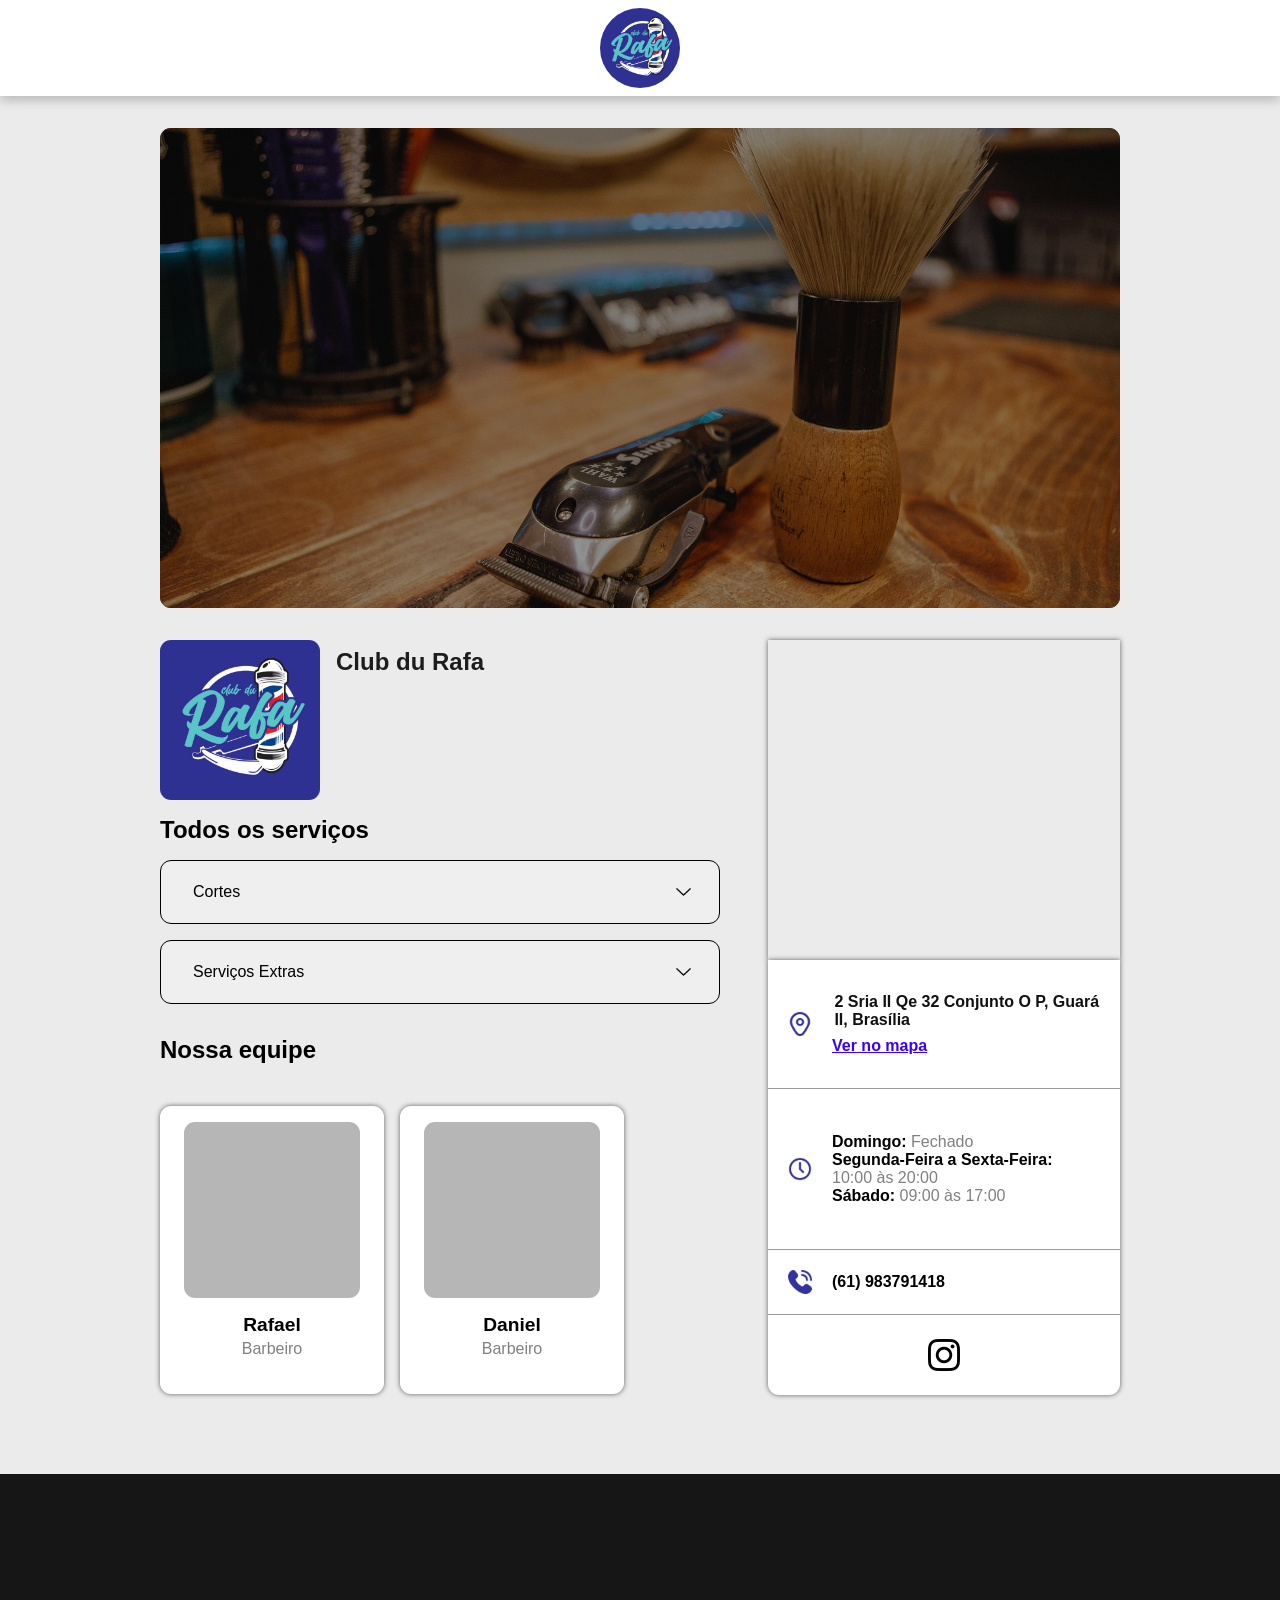
<file: BARBEARIA/index.html>
<!DOCTYPE html>
<html lang="pt-br">
<head>
    <meta charset="UTF-8">
    <meta name="viewport" content="width=device-width, initial-scale=1.0">
    <link rel="stylesheet" href="style.css">
    <link rel="stylesheet" href="medias.css">
    <title>Club Du Rafa</title>
</head>
<body>
    <div id="loginHolder"></div>
    <header id="header">
        <button id="headerBack">
            <img src="icons/undo.png" alt="">
        </button>
        <div id="headerHolder">
            <div id="logo"><img src="logo.jpg" alt=""></div>
        </div>
        <div id="menuSlider">
            <button id="menuSliderButton">Cadastrar ou Entrar</button>
        </div>
    </header>
    <section id="hero">
        <div id="carrossel">
            <div id="carrosselTexter"><p></p></div>
            <div id="carrosselHolder">
                <div class="slide"><img src="banner_fotos/banner_foto_1.jpg" alt=""></div>
                <div class="slide"><img src="banner_fotos/banner_foto_2.jpg" alt=""></div>
                <div class="slide"><img src="banner_fotos/banner_foto_3.jpg" alt=""></div>
                <div class="slide"><img src="banner_fotos/banner_foto_4.jpg" alt=""></div>
                <div class="slide"><img src="banner_fotos/banner_foto_5.jpg" alt=""></div>
            </div>
        </div>
    </section>
    
    <section id="box">
        <div id="boxLeft">
            <div id="boxLeftCartao">
                <div id="boxLeftCartaoImg"><img src="logo.jpg" alt=""></div>
                <div id="boxLeftCartaoDetails">
                    <p>Club du Rafa</p>
                </div>
            </div>
            <h1 id="boxLeftTitle">Todos os serviços</h1>
            <div id="servicosHolder">
                <button class="servicosHolderButton" id="button1" onclick="irParaOFinal()">Cortes <img src="down-arrow.png" alt="" class="buttonArrow" id="buttonArrow1"></button>
                <div id="button1Hider">
                    <button class="button1HiderButton" id="button1HiderButton1">
                        <div id="infoHolder1" class="infoHolder">
                            <div class="infoHolderImg">
                                <img src="icons/beard-trimming.png" alt="">
                            </div>
                            <div class="infoBox">
                                <p class="infoBoxTitle">Barba</p>
                                <div class="infoBoxHourHolder">
                                    <img src="icons/clock.png" alt="" class="infoBoxImg">
                                    <div class="infoBoxText">30 min</div>
                                </div>
                            </div>
                        </div>
                    </button>
                    <button class="button1HiderButton" id="button1HiderButton2">
                        <div id="infoHolder2" class="infoHolder">
                            <div class="infoHolderImg">
                                <img src="icons/hair-comb.png" alt="">
                            </div>
                            <div class="infoBox">
                                <p class="infoBoxTitle">Corte 1 pente</p>
                                <div class="infoBoxHourHolder">
                                    <img src="icons/clock.png" alt="" class="infoBoxImg">
                                    <div class="infoBoxText">30 min</div>
                                </div>
                            </div>
                        </div>
                    </button>
                    <button class="button1HiderButton" id="button1HiderButton3">
                        <div id="infoHolder3" class="infoHolder">
                            <div class="infoHolderImg">
                                <img src="icons/trimmer.png" alt="">
                            </div>
                            <div class="infoBox">
                                <p class="infoBoxTitle">Corte Degradê</p>
                                <div class="infoBoxHourHolder">
                                    <img src="icons/clock.png" alt="" class="infoBoxImg">
                                    <div class="infoBoxText">35 min</div>
                                </div>
                            </div>
                        </div>
                    </button>
                    <button class="button1HiderButton" id="button1HiderButton4">
                        <div id="infoHolder4" class="infoHolder">
                            <div class="infoHolderImg">
                                <img src="icons/scissors.png" alt="">
                            </div>
                            <div class="infoBox">
                                <p class="infoBoxTitle">Corte e Barba</p>
                                <div class="infoBoxHourHolder">
                                    <img src="icons/clock.png" alt="" class="infoBoxImg">
                                    <div class="infoBoxText">45 min</div>
                                </div>
                            </div>
                        </div>
                    </button>
                    <button class="button1HiderButton" id="button1HiderButton5">
                        <div id="infoHolder5" class="infoHolder">
                            <div class="infoHolderImg">
                                <img src="icons/trimmer(1).png" alt="">
                            </div>
                            <div class="infoBox" id="infoBox5">
                                <p class="infoBoxTitle" id="infoBoxTitle5">Corte Low Fade</p>
                                <div class="infoBoxHourHolder">
                                    <img src="icons/clock.png" alt="" class="infoBoxImg">
                                    <div class="infoBoxText">35 min</div>
                                </div>
                            </div>
                        </div>
                    </button>
                    <button class="button1HiderButton" id="button1HiderButton6">
                        <div id="infoHolder6" class="infoHolder">
                            <div class="infoHolderImg">
                                <img src="icons/scissors.png" alt="">
                            </div>
                            <div class="infoBox">
                                <p class="infoBoxTitle">Corte Social</p>
                                <div class="infoBoxHourHolder">
                                    <img src="icons/clock.png" alt="" class="infoBoxImg">
                                    <div class="infoBoxText">35 min</div>
                                </div>
                            </div>
                        </div>
                    </button>
                </div>
                <button class="servicosHolderButton" id="button2">Serviços Extras<img src="down-arrow.png" alt="" class="buttonArrow" id="buttonArrow2"></button>
                <div id="button2Hider">
                    <button class="button1HiderButton" id="button1HiderButton7">
                        <div id="infoHolder1" class="infoHolder">
                            <div class="infoHolderImg">
                                <img src="icons/laser.png" alt="">
                            </div>
                            <div class="infoBox" id="infoBox7">
                                <p class="infoBoxTitle">Depilação de nariz ou ouvido</p>
                                <div class="infoBoxHourHolder">
                                    <img src="icons/clock.png" alt="" class="infoBoxImg">
                                    <div class="infoBoxText">10 min</div>
                                </div>
                            </div>
                        </div>
                    </button>
                    <button class="button1HiderButton" id="button1HiderButton8">
                        <div id="infoHolder1" class="infoHolder">
                            <div class="infoHolderImg">
                                <img src="icons/water.png" alt="">
                            </div>
                            <div class="infoBox">
                                <p class="infoBoxTitle">Hidratação</p>
                                <div class="infoBoxHourHolder">
                                    <img src="icons/clock.png" alt="" class="infoBoxImg">
                                    <div class="infoBoxText">40 min</div>
                                </div>
                            </div>
                        </div>
                    </button>
                    <button class="button1HiderButton" id="button1HiderButton9">
                        <div id="infoHolder1" class="infoHolder">
                            <div class="infoHolderImg">
                                <img src="icons/razor-hair-salon-tool.png" alt="">
                            </div>
                            <div class="infoBox">
                                <p class="infoBoxTitle">Pézinho 1</p>
                                <div class="infoBoxHourHolder">
                                    <img src="icons/clock.png" alt="" class="infoBoxImg">
                                    <div class="infoBoxText">10 min</div>
                                </div>
                            </div>
                        </div>
                    </button>
                    <button class="button1HiderButton" id="button1HiderButton10">
                        <div id="infoHolder1" class="infoHolder">
                            <div class="infoHolderImg">
                                <img src="icons/hair.png" alt="">
                            </div>
                            <div class="infoBox">
                                <p class="infoBoxTitle">Realinhamento Capilar</p>
                                <div class="infoBoxHourHolder">
                                    <img src="icons/clock.png" alt="" class="infoBoxImg">
                                    <div class="infoBoxText">1 H</div>
                                </div>
                            </div>
                        </div>
                    </button>
                    <button class="button1HiderButton" id="button1HiderButton11">
                        <div id="infoHolder1" class="infoHolder">
                            <div class="infoHolderImg">
                                <img src="icons/eyebrown-brushes.png" alt="">
                            </div>
                            <div class="infoBox">
                                <p class="infoBoxTitle">Sobrancelha</p>
                                <div class="infoBoxHourHolder">
                                    <img src="icons/clock.png" alt="" class="infoBoxImg">
                                    <div class="infoBoxText">30 min</div>
                                </div>
                            </div>
                        </div>
                    </button>
                </div>

                <div id="equipeBox">
                    <h1 id="equipeBoxTitle">Nossa equipe</h1>
                    <div id="equipeBoxHolder">
                        <div id="equipeCard1" class="equipeCard">
                            <div class="equipeCardImg"></div>
                            <p class="cardTitle">Rafael</p>
                            <p class="cardText gray">Barbeiro</p>
                        </div>
                        <div id="equipeCard2" class="equipeCard">
                            <div class="equipeCardImg"></div>
                            <p class="cardTitle">Daniel</p>
                            <p class="cardText gray">Barbeiro</p>
                        </div>
                    </div>
                </div>
            </div>
        </div>
        <div id="boxRight">
            <div id="mapa">
                <iframe id="mapaIframe" src="https://www.google.com/maps/embed?pb=!4v1773092382133!6m8!1m7!1s7mFHSQmX5Pw1mwZHclBY_w!2m2!1d-15.84273225237792!2d-47.97584308828256!3f303.2779791265657!4f-24.762019002465664!5f0.7820865974627469" width="300" height="200" style="border:0;" allowfullscreen="" loading="lazy" referrerpolicy="no-referrer-when-downgrade"></iframe>
            </div>
            <div id="mapaDown">
                <div id="mapaDown1">
                    <div id="mapaDown1Left">
                        <img src="icons/marker.png" alt="">
                    </div>
                    <div id="mapaDown1Right">
                        <p id="mapaDownRightText">2 Sria II Qe 32 Conjunto O P, Guará II, Brasília</p>
                        <a href="https://www.google.com/maps/@-15.8427323,-47.9758431,3a,82.2y,303.28h,65.24t/data=!3m7!1e1!3m5!1s7mFHSQmX5Pw1mwZHclBY_w!2e0!6shttps:%2F%2Fstreetviewpixels-pa.googleapis.com%2Fv1%2Fthumbnail%3Fcb_client%3Dmaps_sv.tactile%26w%3D900%26h%3D600%26pitch%3D24.760000000000005%26panoid%3D7mFHSQmX5Pw1mwZHclBY_w%26yaw%3D303.28!7i16384!8i8192?entry=ttu&g_ep=EgoyMDI2MDMwOC4wIKXMDSoASAFQAw%3D%3D" id="mapaDownRightLink" target="_blank">Ver no mapa</a>
                    </div>
                </div>
                <div id="mapaDown2">
                    <div id="mapaDown2Left">
                        <img src="icons/clock.png" alt="">
                    </div>
                    <div id="mapaDown2Right">
                        <p>Domingo: <span class="gray">Fechado</span></p>
                        <p>Segunda-Feira a Sexta-Feira: <span class="gray"><br>10:00 às 20:00</span></p>
                        <p>Sábado: <span class="gray">09:00 às 17:00</span></p>
                    </div>
                </div>
                <div id="mapaDown3">
                    <div id="mapaDown3Left">
                        <img src="icons/phone-call.png" alt="">
                    </div>
                    <div id="mapaDown3Right">
                        <p>(61) 983791418</p>
                    </div>
                </div>
                <div id="mapaDown4">
                    <a href="#"><img src="icons/instagram.png" alt=""></a>
                </div>
            </div>
        </div>
    </section>
    </section>
    <footer id="footer"></footer>
    
    <section id="selecionarHorario">
        <div id="agendamentoModal">
        <div id="agendamentoHeader">
            <button id="btnMesAnterior" class="setaMes">&lt;</button>
            <h2 id="mesAnoTexto">Março 2026</h2>
            <button id="btnMesProximo" class="setaMes">&gt;</button>
        </div>

        <div id="calendarioBox">
        <div class="diasSemana">
            <span>D</span><span>S</span><span>T</span><span>Q</span><span>Q</span><span>S</span><span>S</span>
        </div>
        <div id="diasGrid">
            </div>
        </div>

        <div id="divisor"></div>

        <h3 id="horariosTitle">Selecione um horário</h3>
        <div id="horariosBox">
        </div>

        <div id="agendamentoFooter">
        <button id="btnVoltarProfissional">Voltar</button>
        <button id="btnConfirmar" disabled>Confirmar</button>
        </div>
        </div>
    </section>
    
    <section id="selecionarProfissional">
        <h1 id="selecionarProfissionalTitle">Selecionar Profissional</h1>
        <button class="profissionalButton" id="profissionalButton1">
            <div class="profissionalButtonHolder">
                <div class="profissionalButtonImg"></div>
                <p class="profissionalButtonText">Rafael</p>
            </div>
            <div class="profissionalButtonStatus">
                <p>Próximo horário: 11/03 às 8:00</p>
            </div>
        </button>
        <button class="profissionalButton" id="profissionalButton2">
            <div class="profissionalButtonHolder">
                <div class="profissionalButtonImg"></div>
                <p class="profissionalButtonText">Daniel</p>
            </div>
            <div class="profissionalButtonStatus">
                <p>Próximo horário: 11/03 às 8:00</p>
            </div>
        </button>
    </section>
    <script type="module" src="script.js"></script>
</body>
</html>
</file>
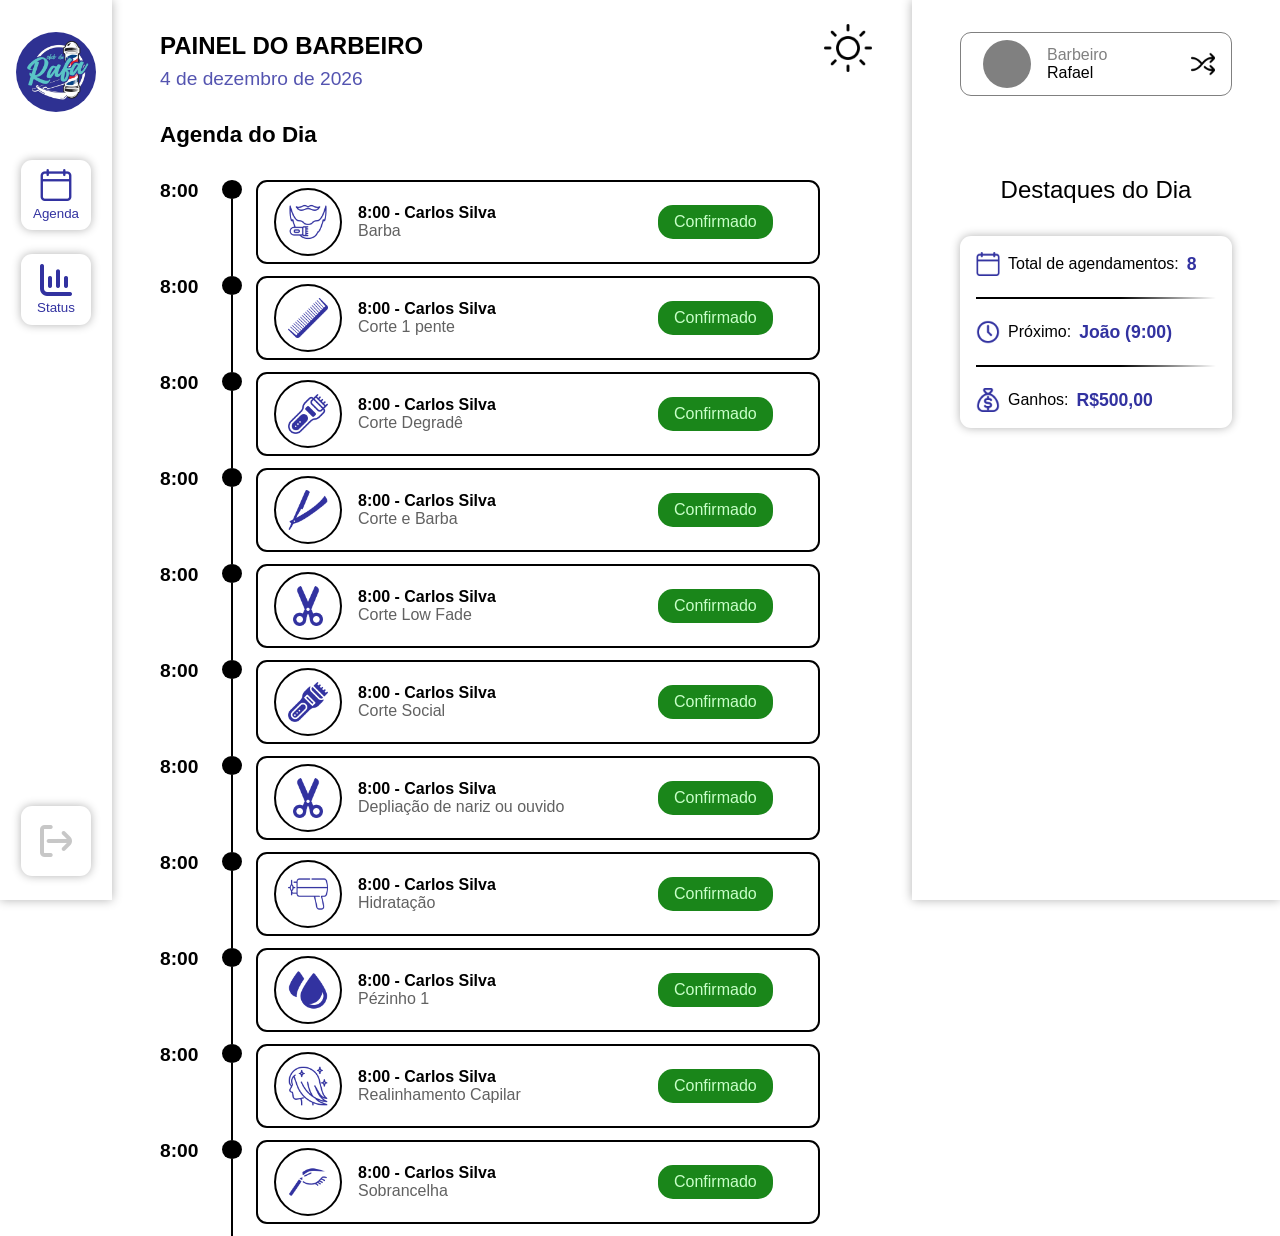
<file: front-end-painel/index.html>
<!DOCTYPE html>
<html lang="pt-br">
<head>
    <meta charset="UTF-8">
    <meta name="viewport" content="width=device-width, initial-scale=1.0">
    <link rel="stylesheet" href="style.css">
    <link rel="stylesheet" href="medias.css">
    <title>Painel - Club du Rafa</title>
</head>
<body id="body">
    <section id="painelHolder">
        <div class="sideMenu">
            <button class="sideMenuButton" id="sideMenuButton3">
                <img src="icons/exit.png" alt="">
            </button>
            <img src="logo.jpg" alt="" id="sideMenuLogo">
            <button class="sideMenuButton" id="sideMenuButton1">
                <img src="icons/calendar-day.png" alt="" class="calendarImg">
                Agenda
            </button>
            <button class="sideMenuButton" id="sideMenuButton2">
                <img src="icons/stats.png" alt="" class="statsImg">
                Status
            </button>
        </div>
    <div class="hero" id="hero1">
        <button id="heroLightButton"><img src="icons/brightness.png" alt="" id="heroLightButtonImg"></button>
        <h1 class="heroTitle">PAINEL DO BARBEIRO</h1>
        <p class="heroTextData">14 de março de 2026</p>
        <p class="heroBoxTitle">Agenda do Dia</p>
        <div id="heroBox">
            <div class="heroBoxCard" id="heroBoxCardRafael1">
                <div class="heroBoxCardLeft">
                    <p class="heroBoxCardLeftText">8:00</p>
                    <div class="heroBoxCardLeftRight">
                        <div class="heroBoxCotoneteHead">
                            <div class="heroBoxCotoneteHeadInside"></div>
                        </div>
                        <div class="heroBoxCotoneteBody"></div>
                    </div>
                </div>

                <div class="heroBoxCardRight">
                    <div class="heroBoxCardRightConfirmado">Confirmado</div>
                    <div class="heroBoxCardRightImg"><img src="icons/beard-trimming.png" alt=""></div>
                    <div class="heroBoxCardRightTextBox">
                        <p class="heroBoxCardRightTextBoxTitle">8:00 - Carlos Silva</p>
                        <p class="heroBoxCardRightTextBoxText">Barba</p>
                    </div>
                </div>
            </div>

                        <div class="heroBoxCard" id="heroBoxCardRafael2">
                <div class="heroBoxCardLeft">
                    <p class="heroBoxCardLeftText">8:00</p>
                    <div class="heroBoxCardLeftRight">
                        <div class="heroBoxCotoneteHead">
                            <div class="heroBoxCotoneteHeadInside"></div>
                        </div>
                        <div class="heroBoxCotoneteBody"></div>
                    </div>
                </div>

                <div class="heroBoxCardRight">
                    <div class="heroBoxCardRightConfirmado">Confirmado</div>
                    <div class="heroBoxCardRightImg"><img src="icons/hair-comb.png" alt=""></div>
                    <div class="heroBoxCardRightTextBox">
                        <p class="heroBoxCardRightTextBoxTitle">8:00 - Carlos Silva</p>
                        <p class="heroBoxCardRightTextBoxText">Corte 1 pente</p>
                    </div>
                </div>
            </div>

                        <div class="heroBoxCard" id="heroBoxCardRafael3">
                <div class="heroBoxCardLeft">
                    <p class="heroBoxCardLeftText">8:00</p>
                    <div class="heroBoxCardLeftRight">
                        <div class="heroBoxCotoneteHead">
                            <div class="heroBoxCotoneteHeadInside"></div>
                        </div>
                        <div class="heroBoxCotoneteBody"></div>
                    </div>
                </div>

                <div class="heroBoxCardRight">
                    <div class="heroBoxCardRightConfirmado">Confirmado</div>
                    <div class="heroBoxCardRightImg"><img src="icons/trimmer.png" alt=""></div>
                    <div class="heroBoxCardRightTextBox">
                        <p class="heroBoxCardRightTextBoxTitle">8:00 - Carlos Silva</p>
                        <p class="heroBoxCardRightTextBoxText">Corte Degradê</p>
                    </div>
                </div>
            </div>

                        <div class="heroBoxCard" id="heroBoxCardRafael4">
                <div class="heroBoxCardLeft">
                    <p class="heroBoxCardLeftText">8:00</p>
                    <div class="heroBoxCardLeftRight">
                        <div class="heroBoxCotoneteHead">
                            <div class="heroBoxCotoneteHeadInside"></div>
                        </div>
                        <div class="heroBoxCotoneteBody"></div>
                    </div>
                </div>

                <div class="heroBoxCardRight">
                    <div class="heroBoxCardRightConfirmado">Confirmado</div>
                    <div class="heroBoxCardRightImg"><img src="icons/razor-hair-salon-tool.png" alt=""></div>
                    <div class="heroBoxCardRightTextBox">
                        <p class="heroBoxCardRightTextBoxTitle">8:00 - Carlos Silva</p>
                        <p class="heroBoxCardRightTextBoxText">Corte e Barba</p>
                    </div>
                </div>
            </div>


                                    <div class="heroBoxCard" id="heroBoxCardRafael5">
                <div class="heroBoxCardLeft">
                    <p class="heroBoxCardLeftText">8:00</p>
                    <div class="heroBoxCardLeftRight">
                        <div class="heroBoxCotoneteHead">
                            <div class="heroBoxCotoneteHeadInside"></div>
                        </div>
                        <div class="heroBoxCotoneteBody"></div>
                    </div>
                </div>

                <div class="heroBoxCardRight">
                    <div class="heroBoxCardRightConfirmado">Confirmado</div>
                    <div class="heroBoxCardRightImg"><img src="icons/scissors.png" alt=""></div>
                    <div class="heroBoxCardRightTextBox">
                        <p class="heroBoxCardRightTextBoxTitle">8:00 - Carlos Silva</p>
                        <p class="heroBoxCardRightTextBoxText">Corte Low Fade</p>
                    </div>
                </div>
            </div>


                                    <div class="heroBoxCard" id="heroBoxCardRafael6">
                <div class="heroBoxCardLeft">
                    <p class="heroBoxCardLeftText">8:00</p>
                    <div class="heroBoxCardLeftRight">
                        <div class="heroBoxCotoneteHead">
                            <div class="heroBoxCotoneteHeadInside"></div>
                        </div>
                        <div class="heroBoxCotoneteBody"></div>
                    </div>
                </div>

                <div class="heroBoxCardRight">
                    <div class="heroBoxCardRightConfirmado">Confirmado</div>
                    <div class="heroBoxCardRightImg"><img src="icons/trimmer(1).png" alt=""></div>
                    <div class="heroBoxCardRightTextBox">
                        <p class="heroBoxCardRightTextBoxTitle">8:00 - Carlos Silva</p>
                        <p class="heroBoxCardRightTextBoxText">Corte Social</p>
                    </div>
                </div>
            </div>


                                    <div class="heroBoxCard" id="heroBoxCardRafael7">
                <div class="heroBoxCardLeft">
                    <p class="heroBoxCardLeftText">8:00</p>
                    <div class="heroBoxCardLeftRight">
                        <div class="heroBoxCotoneteHead">
                            <div class="heroBoxCotoneteHeadInside"></div>
                        </div>
                        <div class="heroBoxCotoneteBody"></div>
                    </div>
                </div>

                <div class="heroBoxCardRight">
                    <div class="heroBoxCardRightConfirmado">Confirmado</div>
                    <div class="heroBoxCardRightImg"><img src="icons/scissors.png" alt=""></div>
                    <div class="heroBoxCardRightTextBox">
                        <p class="heroBoxCardRightTextBoxTitle">8:00 - Carlos Silva</p>
                        <p class="heroBoxCardRightTextBoxText">Depliação de nariz ou ouvido</p>
                    </div>
                </div>
            </div>


                                    <div class="heroBoxCard" id="heroBoxCardRafael8">
                <div class="heroBoxCardLeft">
                    <p class="heroBoxCardLeftText">8:00</p>
                    <div class="heroBoxCardLeftRight">
                        <div class="heroBoxCotoneteHead">
                            <div class="heroBoxCotoneteHeadInside"></div>
                        </div>
                        <div class="heroBoxCotoneteBody"></div>
                    </div>
                </div>

                <div class="heroBoxCardRight">
                    <div class="heroBoxCardRightConfirmado">Confirmado</div>
                    <div class="heroBoxCardRightImg"><img src="icons/laser.png" alt=""></div>
                    <div class="heroBoxCardRightTextBox">
                        <p class="heroBoxCardRightTextBoxTitle">8:00 - Carlos Silva</p>
                        <p class="heroBoxCardRightTextBoxText">Hidratação</p>
                    </div>
                </div>
            </div>


                                    <div class="heroBoxCard" id="heroBoxCardRafael9">
                <div class="heroBoxCardLeft">
                    <p class="heroBoxCardLeftText">8:00</p>
                    <div class="heroBoxCardLeftRight">
                        <div class="heroBoxCotoneteHead">
                            <div class="heroBoxCotoneteHeadInside"></div>
                        </div>
                        <div class="heroBoxCotoneteBody"></div>
                    </div>
                </div>

                <div class="heroBoxCardRight">
                    <div class="heroBoxCardRightConfirmado">Confirmado</div>
                    <div class="heroBoxCardRightImg"><img src="icons/water.png" alt=""></div>
                    <div class="heroBoxCardRightTextBox">
                        <p class="heroBoxCardRightTextBoxTitle">8:00 - Carlos Silva</p>
                        <p class="heroBoxCardRightTextBoxText">Pézinho 1</p>
                    </div>
                </div>
            </div>


                                    <div class="heroBoxCard" id="heroBoxCardRafael10">
                <div class="heroBoxCardLeft">
                    <p class="heroBoxCardLeftText">8:00</p>
                    <div class="heroBoxCardLeftRight">
                        <div class="heroBoxCotoneteHead">
                            <div class="heroBoxCotoneteHeadInside"></div>
                        </div>
                        <div class="heroBoxCotoneteBody"></div>
                    </div>
                </div>

                <div class="heroBoxCardRight">
                    <div class="heroBoxCardRightConfirmado">Confirmado</div>
                    <div class="heroBoxCardRightImg"><img src="icons/hair.png" alt=""></div>
                    <div class="heroBoxCardRightTextBox">
                        <p class="heroBoxCardRightTextBoxTitle">8:00 - Carlos Silva</p>
                        <p class="heroBoxCardRightTextBoxText">Realinhamento Capilar</p>
                    </div>
                </div>
            </div>


                                    <div class="heroBoxCard" id="heroBoxCardRafael11">
                <div class="heroBoxCardLeft">
                    <p class="heroBoxCardLeftText">8:00</p>
                    <div class="heroBoxCardLeftRight">
                        <div class="heroBoxCotoneteHead">
                            <div class="heroBoxCotoneteHeadInside"></div>
                        </div>
                        <div class="heroBoxCotoneteBody"></div>
                    </div>
                </div>

                <div class="heroBoxCardRight">
                    <div class="heroBoxCardRightConfirmado">Confirmado</div>
                    <div class="heroBoxCardRightImg"><img src="icons/eyebrown-brushes.png" alt=""></div>
                    <div class="heroBoxCardRightTextBox">
                        <p class="heroBoxCardRightTextBoxTitle">8:00 - Carlos Silva</p>
                        <p class="heroBoxCardRightTextBoxText">Sobrancelha</p>
                    </div>
                </div>
            </div>
            
        </div>
    </div>

    <div class="hero" id="hero2">
        <button id="heroLightButton2"><img src="icons/brightness.png" alt="" id="heroLightButton2Img"></button>
        <h1 class="heroTitle">PAINEL DO BARBEIRO2</h1>
        <p class="heroTextData">14 de março de 2026</p>
        <p class="heroBoxTitle">Agenda do Dia</p>
        <div id="heroBox">
            <div class="heroBoxCard">
                <div class="heroBoxCardLeft">
                    <p class="heroBoxCardLeftText">8:00</p>
                    <div class="heroBoxCardLeftRight">
                        <div class="heroBoxCotoneteHead">
                            <div class="heroBoxCotoneteHeadInside"></div>
                        </div>
                        <div class="heroBoxCotoneteBody"></div>
                    </div>
                </div>

                <div class="heroBoxCardRight">
                    <div class="heroBoxCardRightConfirmado">Confirmado</div>
                    <div class="heroBoxCardRightImg"><img src="icons/beard-trimming.png" alt=""></div>
                    <div class="heroBoxCardRightTextBox">
                        <p class="heroBoxCardRightTextBoxTitle">8:00 - Carlos Silva</p>
                        <p class="heroBoxCardRightTextBoxText">Barba</p>
                    </div>
                </div>
            </div>

                        <div class="heroBoxCard">
                <div class="heroBoxCardLeft">
                    <p class="heroBoxCardLeftText">8:00</p>
                    <div class="heroBoxCardLeftRight">
                        <div class="heroBoxCotoneteHead">
                            <div class="heroBoxCotoneteHeadInside"></div>
                        </div>
                        <div class="heroBoxCotoneteBody"></div>
                    </div>
                </div>

                <div class="heroBoxCardRight">
                    <div class="heroBoxCardRightConfirmado">Confirmado</div>
                    <div class="heroBoxCardRightImg"><img src="icons/hair-comb.png" alt=""></div>
                    <div class="heroBoxCardRightTextBox">
                        <p class="heroBoxCardRightTextBoxTitle">8:00 - Carlos Silva</p>
                        <p class="heroBoxCardRightTextBoxText">Corte 1 pente</p>
                    </div>
                </div>
            </div>

                        <div class="heroBoxCard">
                <div class="heroBoxCardLeft">
                    <p class="heroBoxCardLeftText">8:00</p>
                    <div class="heroBoxCardLeftRight">
                        <div class="heroBoxCotoneteHead">
                            <div class="heroBoxCotoneteHeadInside"></div>
                        </div>
                        <div class="heroBoxCotoneteBody"></div>
                    </div>
                </div>

                <div class="heroBoxCardRight">
                    <div class="heroBoxCardRightConfirmado">Confirmado</div>
                    <div class="heroBoxCardRightImg"><img src="icons/trimmer.png" alt=""></div>
                    <div class="heroBoxCardRightTextBox">
                        <p class="heroBoxCardRightTextBoxTitle">8:00 - Carlos Silva</p>
                        <p class="heroBoxCardRightTextBoxText">Corte Degradê</p>
                    </div>
                </div>
            </div>

                        <div class="heroBoxCard">
                <div class="heroBoxCardLeft">
                    <p class="heroBoxCardLeftText">8:00</p>
                    <div class="heroBoxCardLeftRight">
                        <div class="heroBoxCotoneteHead">
                            <div class="heroBoxCotoneteHeadInside"></div>
                        </div>
                        <div class="heroBoxCotoneteBody"></div>
                    </div>
                </div>

                <div class="heroBoxCardRight">
                    <div class="heroBoxCardRightConfirmado">Confirmado</div>
                    <div class="heroBoxCardRightImg"><img src="icons/razor-hair-salon-tool.png" alt=""></div>
                    <div class="heroBoxCardRightTextBox">
                        <p class="heroBoxCardRightTextBoxTitle">8:00 - Carlos Silva</p>
                        <p class="heroBoxCardRightTextBoxText">Corte e Barba</p>
                    </div>
                </div>
            </div>


                                    <div class="heroBoxCard">
                <div class="heroBoxCardLeft">
                    <p class="heroBoxCardLeftText">8:00</p>
                    <div class="heroBoxCardLeftRight">
                        <div class="heroBoxCotoneteHead">
                            <div class="heroBoxCotoneteHeadInside"></div>
                        </div>
                        <div class="heroBoxCotoneteBody"></div>
                    </div>
                </div>

                <div class="heroBoxCardRight">
                    <div class="heroBoxCardRightConfirmado">Confirmado</div>
                    <div class="heroBoxCardRightImg"><img src="icons/scissors.png" alt=""></div>
                    <div class="heroBoxCardRightTextBox">
                        <p class="heroBoxCardRightTextBoxTitle">8:00 - Carlos Silva</p>
                        <p class="heroBoxCardRightTextBoxText">Corte Low Fade</p>
                    </div>
                </div>
            </div>


                                    <div class="heroBoxCard">
                <div class="heroBoxCardLeft">
                    <p class="heroBoxCardLeftText">8:00</p>
                    <div class="heroBoxCardLeftRight">
                        <div class="heroBoxCotoneteHead">
                            <div class="heroBoxCotoneteHeadInside"></div>
                        </div>
                        <div class="heroBoxCotoneteBody"></div>
                    </div>
                </div>

                <div class="heroBoxCardRight">
                    <div class="heroBoxCardRightConfirmado">Confirmado</div>
                    <div class="heroBoxCardRightImg"><img src="icons/trimmer(1).png" alt=""></div>
                    <div class="heroBoxCardRightTextBox">
                        <p class="heroBoxCardRightTextBoxTitle">8:00 - Carlos Silva</p>
                        <p class="heroBoxCardRightTextBoxText">Corte Social</p>
                    </div>
                </div>
            </div>


                                    <div class="heroBoxCard">
                <div class="heroBoxCardLeft">
                    <p class="heroBoxCardLeftText">8:00</p>
                    <div class="heroBoxCardLeftRight">
                        <div class="heroBoxCotoneteHead">
                            <div class="heroBoxCotoneteHeadInside"></div>
                        </div>
                        <div class="heroBoxCotoneteBody"></div>
                    </div>
                </div>

                <div class="heroBoxCardRight">
                    <div class="heroBoxCardRightConfirmado">Confirmado</div>
                    <div class="heroBoxCardRightImg"><img src="icons/scissors.png" alt=""></div>
                    <div class="heroBoxCardRightTextBox">
                        <p class="heroBoxCardRightTextBoxTitle">8:00 - Carlos Silva</p>
                        <p class="heroBoxCardRightTextBoxText">Depliação de nariz ou ouvido</p>
                    </div>
                </div>
            </div>


                                    <div class="heroBoxCard">
                <div class="heroBoxCardLeft">
                    <p class="heroBoxCardLeftText">8:00</p>
                    <div class="heroBoxCardLeftRight">
                        <div class="heroBoxCotoneteHead">
                            <div class="heroBoxCotoneteHeadInside"></div>
                        </div>
                        <div class="heroBoxCotoneteBody"></div>
                    </div>
                </div>

                <div class="heroBoxCardRight">
                    <div class="heroBoxCardRightConfirmado">Confirmado</div>
                    <div class="heroBoxCardRightImg"><img src="icons/laser.png" alt=""></div>
                    <div class="heroBoxCardRightTextBox">
                        <p class="heroBoxCardRightTextBoxTitle">8:00 - Carlos Silva</p>
                        <p class="heroBoxCardRightTextBoxText">Hidratação</p>
                    </div>
                </div>
            </div>


                                    <div class="heroBoxCard">
                <div class="heroBoxCardLeft">
                    <p class="heroBoxCardLeftText">8:00</p>
                    <div class="heroBoxCardLeftRight">
                        <div class="heroBoxCotoneteHead">
                            <div class="heroBoxCotoneteHeadInside"></div>
                        </div>
                        <div class="heroBoxCotoneteBody"></div>
                    </div>
                </div>

                <div class="heroBoxCardRight">
                    <div class="heroBoxCardRightConfirmado">Confirmado</div>
                    <div class="heroBoxCardRightImg"><img src="icons/water.png" alt=""></div>
                    <div class="heroBoxCardRightTextBox">
                        <p class="heroBoxCardRightTextBoxTitle">8:00 - Carlos Silva</p>
                        <p class="heroBoxCardRightTextBoxText">Pézinho 1</p>
                    </div>
                </div>
            </div>


                                    <div class="heroBoxCard">
                <div class="heroBoxCardLeft">
                    <p class="heroBoxCardLeftText">8:00</p>
                    <div class="heroBoxCardLeftRight">
                        <div class="heroBoxCotoneteHead">
                            <div class="heroBoxCotoneteHeadInside"></div>
                        </div>
                        <div class="heroBoxCotoneteBody"></div>
                    </div>
                </div>

                <div class="heroBoxCardRight">
                    <div class="heroBoxCardRightConfirmado">Confirmado</div>
                    <div class="heroBoxCardRightImg"><img src="icons/hair.png" alt=""></div>
                    <div class="heroBoxCardRightTextBox">
                        <p class="heroBoxCardRightTextBoxTitle">8:00 - Carlos Silva</p>
                        <p class="heroBoxCardRightTextBoxText">Realinhamento Capilar</p>
                    </div>
                </div>
            </div>


                                    <div class="heroBoxCard">
                <div class="heroBoxCardLeft">
                    <p class="heroBoxCardLeftText">8:00</p>
                    <div class="heroBoxCardLeftRight">
                        <div class="heroBoxCotoneteHead">
                            <div class="heroBoxCotoneteHeadInside"></div>
                        </div>
                        <div class="heroBoxCotoneteBody"></div>
                    </div>
                </div>

                <div class="heroBoxCardRight">
                    <div class="heroBoxCardRightConfirmado">Confirmado</div>
                    <div class="heroBoxCardRightImg"><img src="icons/eyebrown-brushes.png" alt=""></div>
                    <div class="heroBoxCardRightTextBox">
                        <p class="heroBoxCardRightTextBoxTitle">8:00 - Carlos Silva</p>
                        <p class="heroBoxCardRightTextBoxText">Sobrancelha</p>
                    </div>
                </div>
            </div>
            
        </div>
    </div>

    <div class="sideInfo">
        <div id="sideInfoButtonHolder">
            <button id="sideInfoButton1" class="sideInfoButton">
                <img src="icons/shuffle.png" alt="" class="sideInfoButtonArrrow">
                <div class="sideInfoButtonImg"></div>
                <div class="sideInfoButtonTextHolder">
                <p class="sideInfoButtonTextHolderText1">Barbeiro</p>
                <p class="barbName">Rafael</p>
                </div>
            </button>
            <button id="sideInfoButton2" class="sideInfoButton">
                <img src="icons/shuffle.png" alt="" class="sideInfoButtonArrrow">
                <div class="sideInfoButtonImg"></div>
                <div class="sideInfoButtonTextHolder">
                <p class="sideInfoButtonTextHolderText1">Barbeiro</p>
                <p class="barbName">Daniel</p>
                </div>
            </button>
        </div>

        <p class="sideInfoTitle">Destaques do Dia</p>
        <div id="sideInfoBox">
            <div class="sideInfoBoxCard">
                <img src="icons/calendar-day.png" alt="" class="sideInfoBoxCardImg sideInfoCalendar">
                <p class="sideInfoBoxCardText">Total de agendamentos:</p>
                <p class="sideInfoBoxCardValue">8</p>
            </div>
            <div class="sideInfoBoxCardBorder"></div>
            <div class="sideInfoBoxCard">
                <img src="icons/clock.png" alt="" class="sideInfoBoxCardImg sideInfoClock">
                <p class="sideInfoBoxCardText">Próximo:</p>
                <p class="sideInfoBoxCardValue">João (9:00)</p>
            </div>
            <div class="sideInfoBoxCardBorder"></div>
            <div class="sideInfoBoxCard">
                <img src="icons/money-bag.png" alt="" class="sideInfoBoxCardImg sideInfoMoney">
                <p class="sideInfoBoxCardText">Ganhos:</p>
                <p class="sideInfoBoxCardValue">R$500,00</p>
            </div>
        </div>
    </div>
    </section>
    <script src="script.js"></script>
</body>
</html>
</file>
<file: BARBEARIA/style.css>
body{
    margin: 0;
    height: fit-content;
    display: flex;
    flex-direction: column;
    align-items: center;
    background-color: rgb(235, 235, 235);
    
}


#header{
    width: 100%;
    height: 6rem;
    box-shadow: 0px 5px 10px 0px rgb(189, 189, 189);
    display: flex;
    align-items: center;
    justify-content: center;
    transition: .3s;
    background-color: white;
}

#menuSlider{
    width: 100%;
    height: 0rem;
    display: flex;
    justify-content: center;
    align-items: center;
    transition: .3s;
    display: none;
}

#menuSliderButton{
    padding:0;
    height: 0;
    border-radius: 6px;
    background-color: #3232A0;
    color:white;
    border: none;
    transition: .3s;
    animation:opacity .4s;
    cursor: pointer;
}

#headerHolder{
    width: 60rem;
    height: 100%;
    display: flex;
    justify-content: center;
    align-items: center;
}

#headerBack{
    position: absolute;
    left: 0;
    width: 3rem;
    height: 3rem;
    margin-left: 1rem;
    cursor: pointer;
    border: none;
    z-index: 9999999;
    background-color: transparent;
    display: none;
}



#headerBack img{
    width: 3rem;
    height: 3rem;
}

#logo{
    width: 5rem;
    height: 6rem;
    display: flex;
    justify-content: center;
    align-items: center;
    
}

#logo img{
    width: 5rem;
    border-radius: 50%;
}


#hero{
    width: 100%;
    height: 34rem;
    display: flex;
    justify-content: center;
    align-items: center;
}

#carrossel {
    width: 60rem;
    height: 30rem;
    overflow: hidden; 
    position: relative;
    display: flex;
    align-items: center;
    border-radius: 11px;
}

#carrosselTexter{
    width: 100%;
    height: 100%;
    position: absolute;
    z-index: 9;
    display: flex;
    align-items: center;
    justify-content: center;
    color: white;
    font-family: sans-serif;
    font-weight: bold;
    font-size: 2rem;
}

#carrosselHolder {
    display: flex; 
    width: 300rem; 
    height: 100%;
    transition: transform 0.5s ease;
    transform: translateX(0rem);
}

.slide {
    width: 60rem;
    height: 100%;
    flex-shrink: 0; 
    display: flex;
    justify-content: center;
    align-items: center;
    font-size: 5rem;
    background-color: black;
}

.slide img{
    opacity: .6;
    width: 100%;
}



.carrosselArrow{
    position: absolute;
    background-color: rgba(0, 0, 0, 0.5);
    z-index: 99;
    border: none;
    width: 4rem;
    height: 4rem;
    display: flex;
    align-items: center;
    justify-content: center;
    cursor: pointer;
}

.carrosselArrow img{
    width: 3rem;
}



#box{
    width: 60rem;
    height: fit-content;
    display: flex;
}

#boxLeft{
    height: 100%;
    width:35rem;
    display: flex;
    flex-direction: column;
}

#boxRight{
    height: 100%;
    width: 25rem;
    display: flex;
    flex-direction: column;
}

#mapa{
    width: 100%;
    height: 20rem;
    display: flex;
    justify-content: end;
}

#mapaIframe{
    width: 22rem;
    height: 100%;
    box-shadow: 0px 0px 5px 0px rgb(95, 95, 95);
}

#mapaDown{
    width: 22rem;
    height: fit-content;
    margin-left: 3rem;
    box-shadow: 0px 0px 5px 0px rgb(95, 95, 95);
    background-color: white;
    border-bottom-left-radius: 11px;
    border-bottom-right-radius: 11px;
}

#mapaDown1{
    width: 100%;
    height: 8rem;
    display: flex;
}

#mapaDown1Left{
    width: 2rem;
    height: 100%;
    display: flex;
    align-items: center;
    justify-content: center;
    margin-left: 1rem;
}

#mapaDown1Left img{
    width: 1.5rem;
}

#mapaDown1Right{
    width: 18rem;
    display: flex;
    align-items: start;
    justify-content: center;
    flex-direction: column;
}

#mapaDownRightText{
    font-family: sans-serif;
    font-weight: bold;
    margin: 0 0 0 1.15rem;
    color: rgb(17, 17, 17);
}

#mapaDownRightLink{
    color: #3700ff;
    font-weight: bold;
    font-family: sans-serif;
    margin: .5rem 0 0 1rem;
}

#mapaDown2{
    width: 100%;
    height: 10rem;
    display: flex;
    border-top: 1px solid rgb(155, 155, 155);
}

#mapaDown2Left{
    width: 2rem;
    height: 100%;
    display: flex;
    align-items: center;
    justify-content: center;
    margin-left: 1rem;
}

#mapaDown2Left img{
    width: 1.5rem;
}

#mapaDown2Right{
    font-weight: 700;
    font-family: sans-serif;
    display: flex;
    flex-direction: column;
    justify-content: center;
}

#mapaDown2Right p {
    margin: 0 0 0 1rem;
}

.gray{
    color: gray;
    font-weight: 500;
}

#mapaDown3{
    width: 100%;
    height: 4rem;
    display: flex;
    border-top: 1px solid rgb(155, 155, 155);
}

#mapaDown3Left{
    width: 2rem;
    height: 100%;
    display: flex;
    align-items: center;
    justify-content: center;
    margin-left: 1rem;
}

#mapaDown3Left img{
    width: 1.5rem;
    height: 1.5rem;
}

#mapaDown3Right{
    display: flex;
    align-items: center;
    font-family: sans-serif;
    font-weight: bold;
    padding: 0 0 0 1rem;
    color:black;
}

#mapaDown4{
    width: 100%;
    height: 5rem;
    display: flex;
    justify-content: center;
    align-items: center;
    border-top: 1px solid rgb(155, 155, 155);
}

#mapaDown4 a{
    margin-top: 1rem;
    height: 3rem;
}

#mapaDown4 img{
    width: 2rem;
    height: 2rem;
}

#boxLeftCartao{
    width: 100%;
    height: 10rem;
    display: flex;
}

#boxLeftCartaoImg{
    width: 10rem;
    height: 10rem;
    display: flex;
    align-items: center;
    justify-content: start;
}

#boxLeftCartaoImg img{
    width: 10rem;
    border-radius: 11px;
}

#boxLeftCartaoDetails{
    width: calc(100% - 10rem);
    height: 10rem;
    display: flex;
    flex-direction: column;
    justify-content: start;
}

#boxLeftCartaoDetails p{
    font-size: 1.5rem;
    font-family: sans-serif;
    font-weight: bold;
    margin: .5rem 0 0 1rem;
    color:rgb(29, 29, 29);
}

#boxLeftTitle{
    margin: 1rem 0 0 0;
    font-size: 1.5rem;
    font-family: sans-serif;
    color: black; 
}

#servicosHolder{
    width: 35rem;
    height: fit-content;
    padding-bottom: 5rem;
    padding-top: 1rem;
    display: flex;
    flex-direction: column;
    gap:1rem;
}

.servicosHolderButton{
    width: 100%;
    height: 4rem;
    border-radius: 11px;
    border: 1px solid rgb(0, 0, 0);
    cursor: pointer;
    display: flex;
    justify-content: start;
    align-items: center;
    font-size: 1rem;
    padding-left: 2rem;
    margin: 0;
    overflow: hidden;
}

.buttonArrow{
    width: 1.3rem;
    position: absolute;
    margin-left:30rem;
    transition: .5s;
}

#button1Hider, #button2Hider{
    width: calc(100% - 2.5px);
    height: fit-content;
    margin-bottom: 1rem;
    display: none;
    flex-direction: column;
    justify-content: space-between;
    padding: 0rem 0;
    gap: 1rem;
    border: 1px solid rgb(0, 0, 0);
    border-top: 0px solid white;
}

.button1HiderButton{
    width:100%;
    height: 6rem;
    cursor: pointer;
    transition: .3s;
    border-bottom: 1px solid black;
    border-top: 1px solid black;
    border-left: none;
    border-right: none;
    
}

#button1HiderButton1, #button1HiderButton7{
    border-top: 0px solid black;
}

#button1HiderButton6, #button1HiderButton11{
    border-bottom: 0px solid black;
}

.infoHolder{
    width: 30rem;
    height: 100%;
    display: flex;
    align-items: center;
}

.infoHolderImg{
    width: 5rem;
    height: 100%;
    display: flex;
    align-items: center;
    justify-content: center;
}

.infoHolderImg img{
    width: 4rem;
    height: 4rem;
}

.infoBox{
    width: fit-content;
    height: 100%;
    display: flex;
    flex-direction: column;
    align-items: start;
    justify-content: center;
    gap: .5rem;
}

#infoBox5{
    width: 15rem;
    margin: 0 0 0 .5rem;
}



.infoBoxImg{
    width: 1.5rem;
    height: 1.5rem;
}

.infoBoxHourHolder{
    display: flex;
    align-items: center;
    gap: .3rem;
}

.infoBoxTitle{
    font-size: 1.3rem;
    margin: 0;

}

#equipeBox{
    width: 100%;
    height: fit-content;
    display: flex;
    flex-direction: column;
}

#equipeBoxTitle{
    margin: 1rem 0 1.6rem 0;
    font-family: sans-serif;
    font-size: 1.5rem;
}

#equipeBoxHolder{
    width: 100%;
    height: fit-content;
    display: flex;
    gap: 1rem;
    margin: 1rem 0 0 0;
}

.equipeCard{
    width: 14rem;
    height: 18rem;
    box-shadow: 0px 0px 5px 0px rgb(95, 95, 95);
    background-color: white;
    border-radius: 11px;
    display: flex;
    flex-direction: column;
    align-items: center;
}

.equipeCardImg{
    width: 11rem;
    height: 11rem;
    background-color: rgb(182, 182, 182);
    border-radius: 11px;
    margin-top: 1rem;
}

.equipeCard p{
    margin: 0;
}

.cardTitle{
    padding: 1rem 0 .25rem 0;
    font-family: sans-serif;
    font-weight: bold;
    font-size: 1.2rem;
    margin-top: 1.2rem;
}

.cardText{
    font-family: sans-serif;
}

#footer{
    width: 100%;
    height: 15rem;
    background-color: rgb(22, 22, 22);
    display:flex;
    transition: .3s;
}

#selecionarProfissional{
    width: 100%;
    height: calc(100vh - 6rem);
    background-color: rgb(26, 26, 26);
    flex-direction: column;
    align-items: center;
    display: none;
    animation: opacity .3s;
    transition: .3s;
}

#selecionarProfissionalTitle{
    text-align: center;
    margin: 1.25rem 0;
    font-family: sans-serif;
    font-weight: bold;
    font-size: 1.7rem;
    color: white;
}

.profissionalButton{
    width: 40rem;
    height: 6rem;
    margin-bottom: 1rem;
    display: flex;
    align-items: center;
    justify-content: space-between;
    cursor: pointer;
    transition: .35s;
    border: none;
    border-radius: 11px;
}

.profissionalButtonHolder{
    width: fit-content;
    height: 6rem;
    display: flex;
    align-items: center;
    gap: 1rem;
    margin-left: 2rem;
}

.profissionalButtonImg{
    width: 4rem;
    height: 4rem;
    border: 2px solid black;
    border-radius: 50%;
}

.profissionalButtonText{
    font-size: 1.3rem;
    color: rgb(10, 10, 10);
}

.profissionalButtonStatus{
    width: 15rem;
    height: 1.75rem;
    display: flex;
    align-items: center;
    justify-content: center;
    background-color: #3232A0;
    color:white;
    margin-right: 2rem;
    border-radius: 11px;
}


@keyframes opacity {
    0%{
        opacity: 0;
    }

    100% {
        opacity: 1;
    }
}

#loginHolder{
    width: 100%;
    height: 100%;
    background-color: red;
    position: absolute;
    z-index: 999;
    display: none;
    animation: opacity .3s;
}

#button1:hover, #button2:hover{
    background-color: white;
}

#selecionarHorario{
    width: 100%;
    height: calc(100% - 6rem);
    position: fixed;
    margin-top: 6rem;
    background-color: rgb(22, 22, 22);
}



/* --- ESTILOS DO CALENDÁRIO E HORÁRIOS --- */
#selecionarHorario {
    display: none; /* Começa escondido */
    justify-content: center;
    align-items: start;
    padding-top: 2rem;
}

#agendamentoModal {
    width: 22rem; /* Era 25rem, deixei um pouco mais enxuto */
    max-height: 85vh; /* REGRA DE OURO: Trava a altura máxima em 85% da tela */
    background-color: rgb(255, 255, 255);
    box-shadow: 0px 5px 15px rgba(0,0,0,0.5);
    display: flex;
    flex-direction: column;
    overflow: hidden;
    padding-bottom: 1rem;
}

#agendamentoHeader {
    background-color: #1a1a1a;
    color: white;
    padding: 0.8rem 1rem; /* Reduzi o espaço interno aqui */
    display: flex;
    justify-content: space-between;
    align-items: center;
}

.setaMes {
    background: none;
    border: none;
    color: white;
    font-size: 1.5rem;
    cursor: pointer;
    font-weight: bold;
    padding: 0.5rem;
    transition: .2s;
}

.setaMes:hover {
    color: #3232A0; /* Muda de cor ao passar o mouse */
}

#mesAnoTexto {
    margin: 0;
    font-family: sans-serif;
    font-size: 1.8rem;
    font-weight: normal;
}

#calendarioBox {
    padding: 1rem;
}

.diasSemana {
    display: grid;
    grid-template-columns: repeat(7, 1fr);
    text-align: center;
    font-family: sans-serif;
    font-weight: bold;
    color: gray;
    margin-bottom: 0.5rem;
}

#diasGrid {
    display: grid;
    grid-template-columns: repeat(7, 1fr);
    grid-template-rows: repeat(6, 1fr); 
    gap: 0.3rem; /* Os números vão ficar um pouquinho mais próximos */
    min-height: 12rem; /* Reduzi a altura total da parte do calendário */
}

.diaBtn {
    width: 100%;
    aspect-ratio: 1;
    border: none;
    background-color: transparent;
    border-radius: 50%;
    font-size: 1rem;
    cursor: pointer;
    font-family: sans-serif;
    transition: 0.2s;
}

.diaBtn:hover:not(:disabled) {
    background-color: #3232a085;
}

.diaBtn.selecionado {
    background-color: #3232A0;
    color: white;
    font-weight: bold;
}

.diaBtn:disabled {
    color: #e0e0e0; /* Deixei um cinza mais clarinho pra ficar mais elegante */
    cursor: default; /* Aqui é a mágica: volta a ser a setinha normal do mouse */
}

#divisor {
    width: 90%;
    height: 1px;
    background-color: #eee;
    margin: 0 auto;
}

#horariosTitle {
    text-align: center;
    font-family: sans-serif;
    color: #333;
    margin: 1rem 0;
}

#horariosBox {
    display: grid;
    grid-template-columns: repeat(4, 1fr); /* Mudei de 3 para 4 colunas */
    gap: 0.4rem;
    padding: 0 1rem;
    max-height: 12rem; /* Aumentei um pouco o scroll */
    overflow-y: auto;
}

#horariosBox p {
    margin-left: 5.2rem;
    width: 10rem;
    
}

.horarioBtn {
    border: 1px solid #3232A0;
    background-color: white;
    color: #333;
    padding: 0.4rem 0; /* Deixou o botão um pouco mais "fino" */
    border-radius: 6px;
    font-family: sans-serif;
    font-size: 0.9rem; /* Fonte um tiquinho menor */
    cursor: pointer;
    transition: 0.2s;
}

.horarioBtn:hover {
    background-color: #dee0ff;
}

.horarioBtn.selecionado {
    background-color: #3232A0;
    color: white;
    border-color: #3232A0;
}

#agendamentoFooter {
    display: flex;
    justify-content: space-between;
    padding: 1rem 1rem 0 1rem;
    margin-top: 1rem;
}

#agendamentoFooter button {
    padding: 0.7rem 1.5rem;
    border: none;
    border-radius: 6px;
    font-family: sans-serif;
    font-weight: bold;
    cursor: pointer;
    transition: 0.3s;
}

#btnVoltarProfissional {
    background-color: transparent;
    color: #333;
    transition: .4s;
}

#btnVoltarProfissional:hover{
    background-color: #3232a096;
    color: white;
}

#btnConfirmar {
    background-color: #3232A0;
    color: white;
}

#btnConfirmar:disabled {
    background-color: #ccc;
    cursor: not-allowed;
}





/* Janela flutuante do Login */
#loginOverlay {
    position: fixed;
    top: 0; left: 0; width: 100%; height: 100%;
    background: rgba(0,0,0,0.8);
    display: none; /* Começa escondido */
    justify-content: center;
    align-items: center;
    z-index: 10000;
}

.loginCard {
    background: #1e1e1e;
    padding: 30px;
    border-radius: 15px;
    text-align: center;
    color: white;
    border: 1px solid #333;
}

.loginCard button {
    background: #4285F4;
    color: white;
    border: none;
    padding: 12px 20px;
    border-radius: 5px;
    cursor: pointer;
    font-weight: bold;
}

.loginCard input {
    margin: 15px 0;
    padding: 10px;
    width: 80%;
    border-radius: 5px;
    border: 1px solid #444;
    background: #2b2b2b;
    color: white;
}

.escondido { display: none !important; }
</file>
<file: BARBEARIA/medias.css>
@media screen and (max-width:1120px){
    #headerHolder{
        width: 45rem;
    }

    #hero{
    width: 100%;
    height: 26rem;
    display: flex;
    justify-content: center;
    align-items: center;
}

    #carrossel {
    width: 45rem;
    height: 22.5rem;
    overflow: hidden; 
    position: relative;
    display: flex;
    align-items: center;
    border-radius: 11px;
}

    #box{
    width: 45rem;
}

    #boxLeft{
    width:26.25rem;
    
}

#boxRight{
    width: 18.75rem;
}



#mapa{
    width: 100%;
    height: 15rem;
}

#mapaIframe{
    width: 18.75rem;
}

#mapaDown{
    width: 18.75rem;
    margin-left: 0rem;
}

#mapaDown1{
    width: 15rem;
    height: 6rem;
    display: flex;
}

#mapaDownRightText{
    font-family: sans-serif;
    margin: 0 0 0 1rem;
    font-size: .85rem;
}

#mapaDownRightLink{
    color: rgb(55, 0, 255);
    font-weight: bold;
    font-family: sans-serif;
    margin: .3rem 0 0 1rem;
    font-size: .85rem;
}


#mapaDown2{
    width: 100%;
    height: 8rem;
    display: flex;
    border-top: 1px solid rgb(155, 155, 155);
}

#mapaDown2Right p {
    margin: 0 0 .3rem 1rem;
    font-size: .85rem;
}

#mapaDown3{
    width: 100%;
    height: 3rem;
    display: flex;
    border-top: 1px solid rgb(155, 155, 155);
}

#mapaDown3Right{
    padding: 0 0 0 1rem;
    font-size: .85rem;
}

#mapaDown4{
    width: 100%;
    height: 4rem;
    display: flex;
    justify-content: center;
    align-items: center;
    border-top: 1px solid rgb(155, 155, 155);
}

#mapaDown4 img{
    width: 1.5rem;
    height: 1.5rem;
}

#mapaDown2Left img, #mapaDown1Left img, #mapaDown3Left img{
    width: 1.3rem;
    height: 1.3rem;
}



#boxLeftCartao{
    width: 100%;
    height: 7rem;
    display: flex;
}

#boxLeftCartaoImg{
    width: 7rem;
    height: 7rem;
}

#boxLeftCartaoImg img{
    width: 7rem;
    height: 7rem;
}

#boxLeftCartaoDetails p{
    font-size: 1.25rem;
    margin: .5rem 0 0 .7rem;
}

#boxLeftTitle{
    font-size: 1.3rem;
}

#boxLeft{
    width:26.25rem;
}

#servicosHolder{
    width: 26.25rem;
    padding-bottom: 5rem;
    padding-top: 1rem;
    gap:1rem;
}

.servicosHolderButton{
    width: calc(100% - 3rem);
    height: 3rem;
    border-radius: 11px;
    border: 1px solid rgb(0, 0, 0);
    font-size: .8rem;
    padding-left: 1.5rem;
    margin: 0;
}

.buttonArrow{
    width: 1rem;
    position: absolute;
    margin-left:19.5rem;
    transition: .5s;
}



#button1Hider, #button2Hider{
    width: calc((100% - 3rem) - 2.5px);
    margin-bottom: 1rem;
    padding: 0rem 0;
    gap: 1rem;
}

.button1HiderButton{
    height: 4rem;
}

.infoBoxTitle{
    font-size: 1.1rem;
    margin: 0;

}

.infoBox{
    width: fit-content;
    height: 100%;
    display: flex;
    flex-direction: column;
    align-items: start;
    justify-content: center;
    gap: .2rem;
}

.infoBoxText{
    font-size: .75rem;
}

.infoHolderImg img{
    width: 3rem;
    height: 3rem;
}

#equipeBoxTitle{
    margin: .4rem 0 .75rem 0;
    font-family: sans-serif;
    font-size: 1.3rem;
}

.equipeCard{
    width: 10rem;
    height: 14rem;
    border-radius: 11px;
}

.equipeCardImg{
    width: 8rem;
    height: 8rem;
    margin-top: 1rem;
}

.equipeCard p{
    margin: 0;
    font-size: .85rem;
}

#footer{
    height: 12rem;
}
}

@media screen and (max-width:772px){
    #header{
    width: 100%;
    box-shadow: 0px 5px 10px 0px rgb(189, 189, 189);
    display: flex;
    align-items: center;
    justify-content: center;
    flex-direction: column;
}
    #headerLog{
        display: none;
    }

    #headerHolder{
        justify-content: center;
        width: 35rem;
    }

    #carrossel {
        width: 35rem;
        height: 22rem;
        border-radius: 11px;
}

#box{
    flex-direction: column;
    align-items: center;
}

#mapa{
    display: none;
}

#boxLeft{
    width: 35rem;
}

#boxRight{
    width: 35rem;
    align-items: center;
}

#mapaDown{
    width: 100%;
    border-radius: 11px;
}

.servicosHolderButton{
    width: 35rem;
    height: 4rem;
}

.buttonArrow{
    width: 1rem;
    position: absolute;
    margin-left:31rem;
    transition: .5s;
}

#button1Hider, #button2Hider{
    width: calc(35rem - 2.5px);
    margin-bottom: 1rem;
    padding: 0rem 0;
    gap: 1rem;
}

#mapaDownRightText, #mapaDownRightLink{
    margin: 0 0 0 1.5rem;
}



#footer{
    margin: 3rem 0 0 0;
    height: 10rem;
}

}

@media screen and (max-width:725px){
    #box{
    width: 100%;
}

#footer{
    height: 8rem;
}
}

@media screen and (max-width:615px){

    #headerHolder{
    width: 100%;
    height: 100%;
}

    #hero{
        height: 18rem;
    }

    #carrossel{
        width: 28rem;
        height: 15rem;
    }

    #boxLeft{
    width: 28rem;
    }

    #boxRight{
    width: 28rem;
    }

    .servicosHolderButton{
    width: 28rem;
    height: 4rem;
    }

    .buttonArrow{
    width: 1.2rem;
    position: absolute;
    margin-left:24rem;
    transition: .5s;
    }

    #button1Hider, #button2Hider{
    width: calc(28rem - 2.5px);
    margin-bottom: 1rem;
    padding: 0rem 0;
    gap: 1rem;
}

#footer{
    height: 7rem;
}
}

@media screen and (max-width:529px){

    #hero{
        height: 15rem;
    }

    #servicosHolder{
    width: 24rem;
}

    #carrossel{
        width: 24rem;
        height: 13rem;
    }

    #boxLeft{
    width: 24rem;
    }

    #boxRight{
    width: 24rem;
    }

    .servicosHolderButton{
    width: 24rem;
    height: 3rem;
    }

    .buttonArrow{
    width: 1rem;
    position: absolute;
    margin-left:20.4rem;
    transition: .5s;
    }

    #button1Hider, #button2Hider{
    width: calc(24rem - 2.5px);
    margin-bottom: 1rem;
    padding: 0rem 0;
    gap: 1rem;
}

#boxLeftCartaoImg{
    width: 5rem;
    height: 5rem;
}

#boxLeftCartaoImg img{
    width: 5rem;
    height: 5rem;
}

#boxLeftCartao{
    height: 5rem;
}

#boxLeftCartaoDetails p {
    font-size: 1rem;
    margin: .5rem 0 0 .4rem;
  }

  #boxLeftTitle {
    font-size: 1.1rem;
  }

  .infoHolder{
    gap: .5rem;
}


  .infoHolderImg{
    width: 3rem;
    height: 3rem;
  }

  .infoHolderImg img{
    width: 3rem;
    height: 3rem;
  }

  .infoBoxTitle{
    font-size: 1rem;
  }

  .infoBoxImg{
    width: 1.2rem;
    height: 1.2rem;
  }

  .servicosHolderButton{
    font-size: .9rem;
  }
}



@media screen and (max-width:427px){

    #hero{
        height: 15rem;
    }

    #servicosHolder{
    width: 22rem;
    }

    #carrossel{
        width: 22rem;
        height: 13rem;
    }

    #boxLeft{
    width: 22rem;
    }

    #boxRight{
    width: 22rem;
    }

    .servicosHolderButton{
    width: 22rem;
    height: 3rem;
    }

    .buttonArrow{
    width: 1rem;
    position: absolute;
    margin-left:18.4rem;
    transition: .5s;
    }

    #button1Hider, #button2Hider{
    width: calc(22rem - 2px);
    margin-bottom: 1rem;
    padding: 0rem 0;
    gap: 1rem;
}

#boxLeftCartaoImg{
    width: 5rem;
    height: 5rem;
}

#boxLeftCartaoImg img{
    width: 5rem;
    height: 5rem;
}

#boxLeftCartao{
    height: 5rem;
}

#boxLeftCartaoDetails p {
    font-size: 1rem;
    margin: .5rem 0 0 .4rem;
  }

  #boxLeftTitle {
    font-size: 1rem;
  }

  .infoHolder{
    gap: .5rem;
}


  .infoHolderImg{
    width: 3rem;
    height: 3rem;
  }

  .infoHolderImg img{
    width: 3rem;
    height: 3rem;
  }

  .infoBoxTitle{
    font-size: 1rem;
  }

  .infoBoxImg{
    width: 1.2rem;
    height: 1.2rem;
  }

  .servicosHolderButton{
    font-size: .9rem;
  }

  #equipeBoxTitle{
    margin: 0 0 .25rem 0;
  }

  .equipeCard{
    width: 8rem;
    height: 11rem;
  }

  .equipeCardImg{
    width: 6rem;
    height: 6rem;
  }

  #mapaDown{
    transform: translateY(-2.5rem);
  }
}


@media screen and (max-width:391px){

    #hero{
        height: 14rem;
    }

    #servicosHolder{
    width: 19rem;
    }

    #carrossel{
        width: 19rem;
        height: 12rem;
    }

    #boxLeft{
    width: 19rem;
    }

    #boxRight{
    width: 19rem;
    }

    .servicosHolderButton{
    width: 19rem;
    height: 2.75rem;
    font-size: .3rem;
    }

    #button1, #button2{
        font-size: .85rem;
    }

    #equipeBoxHolder{
        width: 19rem;
        justify-content: space-between;
    }

    .buttonArrow{
    width: 1rem;
    position: absolute;
    margin-left:15.4rem;
    transition: .5s;
    }

    #button1Hider, #button2Hider{
    width: calc(19rem - 2px);
    margin-bottom: 1rem;
    padding: 0rem 0;
    gap: 1rem;
}

#boxLeftCartaoImg{
    width: 5rem;
    height: 5rem;
}

#boxLeftCartaoImg img{
    width: 5rem;
    height: 5rem;
}

#boxLeftCartao{
    height: 5rem;
}

#boxLeftCartaoDetails p {
    font-size: 1rem;
    margin: .5rem 0 0 .4rem;
  }

  #boxLeftTitle {
    font-size: 1rem;
  }

  .infoHolder{
    gap: .5rem;
}


  .infoHolderImg{
    width: 3rem;
    height: 3rem;
  }

  .infoHolderImg img{
    width: 3rem;
    height: 3rem;
  }

  .infoBoxTitle{
    font-size: 1rem;
  }

  .infoBoxImg{
    width: 1.2rem;
    height: 1.2rem;
  }

  .servicosHolderButton{
    font-size: .9rem;
  }

  #equipeBoxTitle{
    margin: 0 0 .25rem 0;
  }

  .equipeCard{
    width: 8rem;
    height: 11rem;
  }

  .equipeCardImg{
    width: 6rem;
    height: 6rem;
  }

  #mapaDown{
    transform: translateY(-2.5rem);
  }
}









@media screen and (max-width:878px){
    #headerBack{
    width: 2rem;
    height: 2rem;
    margin-left: 1rem;
    }

    #headerBack img{
    width: 2rem;
    height: 2rem;
    }

    #selecionarProfissionalTitle{
    margin: 1.25rem 0;
    font-size: 1.5rem;
}

    .profissionalButton{
    width: 30rem;
    height: 5rem;
    margin-bottom: 1rem;
}

.profissionalButtonHolder{
    height: 5rem;
    gap: 1rem;
    margin-left: 2rem;
}

.profissionalButtonImg{
    width: 3rem;
    height: 3rem;
}

.profissionalButtonText{
    font-size: 1.1rem;
}

.profissionalButtonStatus{
    width: 12rem;
    height: 1.75rem;
    margin-right: 2rem;
    font-size: .7rem;
}
}

@media screen and (max-width:518px){

    #headerBack{
    width: 2rem;
    height: 2rem;
    margin-left: .5rem;
    }

    #headerBack img{
    width: 2rem;
    height: 2rem;
    }

    #selecionarProfissionalTitle{
    margin: 1.25rem 0 2rem 0;
    font-size: 1.5rem;
}

    .profissionalButton{
    width: 22rem;
    height: 4.5rem;
    margin-bottom: 1rem;
}

.profissionalButtonHolder{
    height: 4.5rem;
    gap: .5rem;
    margin-left: 1rem;
}

.profissionalButtonImg{
    width: 3rem;
    height: 3rem;
}

.profissionalButtonText{
    font-size: 1rem;
}

.profissionalButtonStatus{
    width: 10.5rem;
    height: 1.75rem;
    margin-right: 1rem;
    font-size: .7rem;
    border-radius: 6px;
}
}

@media screen and (max-width:382px){

    #selecionarProfissionalTitle{
    margin: 1.25rem 0 2rem 0;
    font-size: 1.5rem;
}

    .profissionalButton{
    width: 20rem;
    height: 4rem;
    margin-bottom: 1rem;
}

.profissionalButtonHolder{
    height: 4rem;
    gap: .5rem;
    margin-left: 1rem;
}

.profissionalButtonImg{
    width: 3rem;
    height: 3rem;
    border: 1px solid rgb(0, 0, 0);
}

.profissionalButtonText{
    font-size: 1rem;
}

.profissionalButtonStatus{
    display: none;
}

#profissionalButton1{
    margin-bottom: 1.5rem;
}
}

@media screen and (max-width:340px){

    #selecionarProfissionalTitle{
    margin: 1.25rem 0 2rem 0;
    font-size: 1.3rem;
}

    .profissionalButton{
    width: 18rem;
    height: 4rem;
    margin-bottom: 1rem;
}

.profissionalButtonHolder{
    height: 4rem;
    gap: .5rem;
    margin-left: .5rem;
}

.profissionalButtonImg{
    width: 3rem;
    height: 3rem;
    border: 1px solid rgb(0, 0, 0);
}

.profissionalButtonText{
    font-size: 1rem;
}

.profissionalButtonStatus{
    display: none;
}

#profissionalButton1{
    margin-bottom: 1.5rem;
}
}

@media screen and (max-height:852px){
    #agendamentoHeader {
    padding: .4rem 1rem;
    }

    .setaMes {
    font-size: 1.3rem;
    padding: 0.5rem;
    }
    #mesAnoTexto {
    font-size: 1.3rem;
    }

    #calendarioBox {
    padding: 1rem;
    }

}

@media screen and (max-height:826px){
    #agendamentoModal {
        transform: translateY(-1rem);
}
}

@media screen and (max-width:386px){
    /* --- ESTILOS DO CALENDÁRIO E HORÁRIOS --- */
#selecionarHorario {
    display: none; /* Começa escondido */
    justify-content: center;
    align-items: start;
    padding-top: 1.8rem;
}

#agendamentoModal {
    width: 19.8rem; 
    max-height: 76.5vh; /* 10% de redução sobre os 85vh */
    background-color: rgb(255, 255, 255);
    box-shadow: 0px 4.5px 13.5px rgba(0,0,0,0.5);
    display: flex;
    flex-direction: column;
    overflow: hidden;
    padding-bottom: 0.9rem;
}

#agendamentoHeader {
    background-color: #1a1a1a;
    color: white;
    padding: 0.72rem 0.9rem;
    display: flex;
    justify-content: space-between;
    align-items: center;
}

.setaMes {
    background: none;
    border: none;
    color: white;
    font-size: 1.35rem;
    cursor: pointer;
    font-weight: bold;
    padding: 0.45rem;
    transition: .2s;
}

.setaMes:hover {
    color: #3232A0; 
}

#mesAnoTexto {
    margin: 0;
    font-family: sans-serif;
    font-size: 1.62rem;
    font-weight: normal;
}

#calendarioBox {
    padding: 0.9rem;
}

.diasSemana {
    display: grid;
    grid-template-columns: repeat(7, 1fr);
    text-align: center;
    font-family: sans-serif;
    font-weight: bold;
    color: gray;
    margin-bottom: 0.45rem;
}

#diasGrid {
    display: grid;
    grid-template-columns: repeat(7, 1fr);
    grid-template-rows: repeat(6, 1fr); 
    gap: 0.27rem; 
    min-height: 10.8rem;
}

.diaBtn {
    width: 100%;
    aspect-ratio: 1;
    border: none;
    background-color: transparent;
    border-radius: 50%;
    font-size: 0.9rem;
    cursor: pointer;
    font-family: sans-serif;
    transition: 0.2s;
}

.diaBtn:hover:not(:disabled) {
    background-color: #3232a085;
}

.diaBtn.selecionado {
    background-color: #3232A0;
    color: white;
    font-weight: bold;
}

.diaBtn:disabled {
    color: #e0e0e0;
    cursor: default;
}

#divisor {
    width: 81%;
    height: 1px;
    background-color: #eee;
    margin: 0 auto;
}

#horariosTitle {
    text-align: center;
    font-family: sans-serif;
    color: #333;
    margin: 0.9rem 0;
}

#horariosBox {
    display: grid;
    grid-template-columns: repeat(3, 1fr);
    gap: 0.45rem;
    padding: 0 0.9rem;
    max-height: 9rem; 
    overflow-y: auto;
}

.horarioBtn {
    border: 1px solid #3232A0;
    background-color: white;
    color: #333;
    padding: 0.36rem 0;
    border-radius: 5.4px;
    font-family: sans-serif;
    font-size: 0.81rem;
    cursor: pointer;
    transition: 0.2s;
}

.horarioBtn:hover {
    background-color: #dee0ff;
}

.horarioBtn.selecionado {
    background-color: #3232A0;
    color: white;
    border-color: #3232A0;
}

#agendamentoFooter {
    display: flex;
    justify-content: space-between;
    padding: 0.9rem 0.9rem 0 0.9rem;
    margin-top: 0.9rem;
}

#agendamentoFooter button {
    padding: 0.63rem 1.35rem;
    border: none;
    border-radius: 5.4px;
    font-family: sans-serif;
    font-weight: bold;
    cursor: pointer;
    transition: 0.3s;
}

#btnVoltarProfissional {
    background-color: transparent;
    color: #333;
    transition: .4s;
}

#btnVoltarProfissional:hover{
    background-color: #3232a096;
    color: white;
}

#btnConfirmar {
    background-color: #3232A0;
    color: white;
}

#btnConfirmar:disabled {
    background-color: #ccc;
    cursor: not-allowed;
}

/* Janela flutuante do Login */
#loginOverlay {
    position: fixed;
    top: 0; left: 0; width: 100%; height: 100%;
    background: rgba(0,0,0,0.8);
    display: none;
    justify-content: center;
    align-items: center;
    z-index: 9000; /* Reduzido de 10000 para 9000 */
}

.loginCard {
    background: #1e1e1e;
    padding: 27px;
    border-radius: 13.5px;
    text-align: center;
    color: white;
    border: 0.9px solid #333;
}

.loginCard button {
    background: #4285F4;
    color: white;
    border: none;
    padding: 10.8px 18px;
    border-radius: 4.5px;
    cursor: pointer;
    font-weight: bold;
}

.loginCard input {
    margin: 13.5px 0;
    padding: 9px;
    width: 72%;
    border-radius: 4.5px;
    border: 0.9px solid #444;
    background: #2b2b2b;
    color: white;
}

.escondido { display: none !important; }
}
</file>
<file: front-end-painel/style.css>
:root{
    --azul: #3232A0;
}

body{
    margin: 0;
    height: 100vh;
    
}

#painelHolder{
    width: 100%;
    height: 100%;
    display: flex;
}

.sideMenu{
    width: 7rem;
    height: 100%;
    position: fixed;
    display: flex;
    flex-direction: column;
    align-items: center;
    box-shadow: 0px 0px 10px 0px rgba(0, 0, 0, 0.3);
    background-color: white;
}

#sideMenuLogo{
    width: 5rem;
    height: 5rem;
    margin-top: 2rem;
    border-radius: 50%;
}

.sideMenuButton{
    width: 3rem;
    height: 3rem;
    display: flex;
    align-items: center;
    justify-content: center;
    flex-direction: column;
    gap: .3rem;
    padding: 2.2rem;
    background-color: transparent;
    border: none;
    cursor: pointer;
    box-shadow: 0px 0px 10px 0px rgba(0, 0, 0, 0.3);
    color:#3232A0;
    border-radius: 11px;
}

.sideMenuButton img{
    width: 2rem;
    height: 2rem;
}

#sideMenuButton1{
    margin: 3rem 0 1.5rem 0;
}

#sideMenuButton3{
    background-color: transparent;
    position: absolute;
    bottom: 0;
    margin-bottom: 1.5rem;
}

.hero{
    width:calc(100% - 30rem);
    height: 100%;
    display: flex;
    flex-direction: column;
    margin-left: 7rem;
    position: relative;
}

#hero2{
    display: none;
}

#heroLightButton, #heroLightButton2{
    width: 4rem;
    height: 4rem;
    display: flex;
    align-items: center;
    justify-content: center;
    background-color: transparent;
    cursor: pointer;
    border: none;
    position: absolute;
    right: 0;
    top: 0;
    margin: 1rem 2rem 0 0;
}

#heroLightButton img, #heroLightButton2 img{
    width: 3rem;
    height: 3rem;
}

.heroTitle{
    margin: 2rem 0 0 3rem;
    font-family: sans-serif;

}

.heroTextData{
    margin: .5rem 0 0 3rem;
    font-size: 1.2rem;
    font-family: sans-serif;
    color:#3232a0d5;
}

.heroBoxTitle{
    font-size: 1.4rem;
    font-family: sans-serif;
    font-weight: bold;
    margin: 2rem 0 0 3rem;
}

#heroBox{
    width: 100%;
    height: 100%;
    display: flex;
    flex-direction: column;
    padding: 2rem 0 0 0;
}

.heroBoxCard{
    width: 100%;
    height: 6rem;
    display: flex;
    align-items: start;
}

.heroBoxCardRight{
    width: 78rem;
    height: 5rem;
    border-radius: 11px;
    display: flex;
    align-items: center;
    border: 2px solid rgb(0, 0, 0);
}

.heroBoxCardRightConfirmado{
    position: absolute;
    margin-left: 68rem;
    background-color: rgb(26, 134, 26);
    padding: .5rem 1rem;
    border-radius: 15px;
    font-family: sans-serif;
    color: rgb(201, 255, 201);
}

.heroBoxCardRightImg{
    width: 4rem;
    height: 4rem;
    display: flex;
    align-items: center;
    justify-content: center;
    border-radius: 50%;
    background-color: white;
    margin-left: 1rem;
    border: 2px solid black;
}

.heroBoxCardRightImg img{
    width: 2.5rem;
    height: 2.5rem;
}


.heroBoxCardRightTextBox{
    width: 15rem;
    height: 5rem;
    margin-left: 1rem;
    display: flex;
    flex-direction: column;
    justify-content: center;
}

.heroBoxCardRightTextBoxTitle{
    margin: 0;
    color: rgb(0, 0, 0);
    font-family: sans-serif;
    font-weight: bold;
}

.heroBoxCardRightTextBoxText{
    margin: 0;
    font-family: sans-serif;
    color:rgb(97, 97, 97);
    width: fit-content;
}

.heroBoxCardLeft{
    width: 6rem;
    height: 6rem;
    display: flex;
    justify-content: space-between;
    margin-left: 3rem;
}

.heroBoxCardLeftText{
    margin: 0;
    color:rgb(0, 0, 0);
    font-family: sans-serif;
    font-weight: bold;
    font-size: 1.2rem;
}

.heroBoxCardLeftRight{
    width: 3rem;
    height: 6rem;
    display: flex;
    flex-direction: column;
    align-items: center;
}

.heroBoxCotoneteHead{
    width: 1.25rem;
    height: 1.25rem;
    border-radius: 50%;
    display: flex;
    align-items: center;
    justify-content: center;
    background-color: rgb(0, 0, 0);
}

.heroBoxCotoneteHeadInside{
    width: 1rem;
    height: 1rem;
    border-radius: 50%;
    
}

.heroBoxCotoneteBody{
    width: .1rem;
    height: 4.95rem;
    transform: translateY(0rem);
    background-color: rgb(0, 0, 0);
}

.sideInfo{
    width: 23rem;
    height: 100%;
    position: fixed;
    right: 0;
    display: flex;
    align-items: center;
    flex-direction: column;
    box-shadow: 0px 0px 10px 0px rgba(0, 0, 0, 0.3);
    background-color: white;
}

.sideInfoTitle{
    font-family: sans-serif;
    font-size: 1.5rem;
    margin: 5rem 0 2rem 0;
}

#sideInfoBox{
    width: 17rem;
    height: 12rem;
    display: flex;
    flex-direction: column;
    justify-content: space-between;
    align-items: center;
    border-radius: 11px;
    box-shadow: 0px 0px 10px 0px rgba(0, 0, 0, 0.3);
}

.sideInfoBoxCard{
    width: 100%;
    height: 3.5rem;
    display: flex;
    align-items: center;
    border-radius: 11px;
}

.sideInfoBoxCardBorder{
    width: 15rem;
    height: 1.25px;
    background: linear-gradient(to left, rgba(0, 0, 0, 0) , black 40%);
}

.sideInfoBoxCardText{
    margin: 0 0 0 .5rem;
    font-family: sans-serif;
}

.sideInfoBoxCardValue{
    color:var(--azul);
    font-weight: bold;
    font-family: sans-serif;
    margin: 0 0 0 .5rem;
    font-size: 1.1rem;
}

.sideInfoBoxCardImg{
    margin-left: 1rem;
    width: 1.5rem;
    height: 1.5rem;
}

#sideInfoButtonHolder{
    display: flex;
    flex-direction: column;
    justify-content: center;
    height: fit-content;
    width: 17rem;
    margin:2rem 0 0 0;
}

#sideInfoButton2{
    display: none;
}

.sideInfoButton{
    width: 17rem;
    height: 4rem;
    display: flex;
    align-items: center;
    background-color: transparent;
    border: none;
    border-radius: 11px;
    border: 1.5px solid gray;
    position: relative;
    cursor: pointer;
}

.sideInfoButtonArrrow{
    width: 1.5rem;
    height: 1.5rem;
    position: absolute;
    right: 0;
    margin-right: 1rem;
}

.sideInfoButtonImg{
    width: 3rem;
    height: 3rem;
    margin: 0 1rem 0 1rem;
    border-radius: 50%;
    background-color: gray;
}

.sideInfoButtonTextHolder{
    width: fit-content;
    height: fit-content;
}

.sideInfoButtonTextHolder p{
    margin:0;
    text-align: start;
    font-size: 1rem;
}

.sideInfoButtonTextHolderText1{
    color: gray;
}
</file>
<file: front-end-painel/medias.css>
@media screen and (max-width:1891px){
    .heroBoxCardRight{
        width: 70rem;
    }

    .heroBoxCardRightConfirmado{
        margin-left: 60rem;
    }
}

@media screen and (max-width:1783px){
    .heroBoxCardRight{
        width: 65rem;
    }

    .heroBoxCardRightConfirmado{
        margin-left: 55rem;
    }
}

@media screen and (max-width:1699px){
    .heroBoxCardRight{
        width: 60rem;
    }

    .heroBoxCardRightConfirmado{
        margin-left: 50rem;
    }
}

@media screen and (max-width:1611px){
    .heroBoxCardRight{
        width: 55rem;
    }

    .heroBoxCardRightConfirmado{
        margin-left: 45rem;
    }
}

@media screen and (max-width:1542px){
    .heroBoxCardRight{
        width: 50rem;
    }

    .heroBoxCardRightConfirmado{
        margin-left: 40rem;
    }
}

@media screen and (max-width:1462px){
    .heroBoxCardRight{
        width: 45rem;
    }

    .heroBoxCardRightConfirmado{
        margin-left: 35rem;
    }
}

@media screen and (max-width:1375px){
    .heroBoxCardRight{
        width: 40rem;
    }

    .heroBoxCardRightConfirmado{
        margin-left: 30rem;
    }
}

@media screen and (max-width:1298px){
    .heroBoxCardRight{
        width: 35rem;
    }

    .heroBoxCardRightConfirmado{
        margin-left: 25rem;
    }
}
</file>
